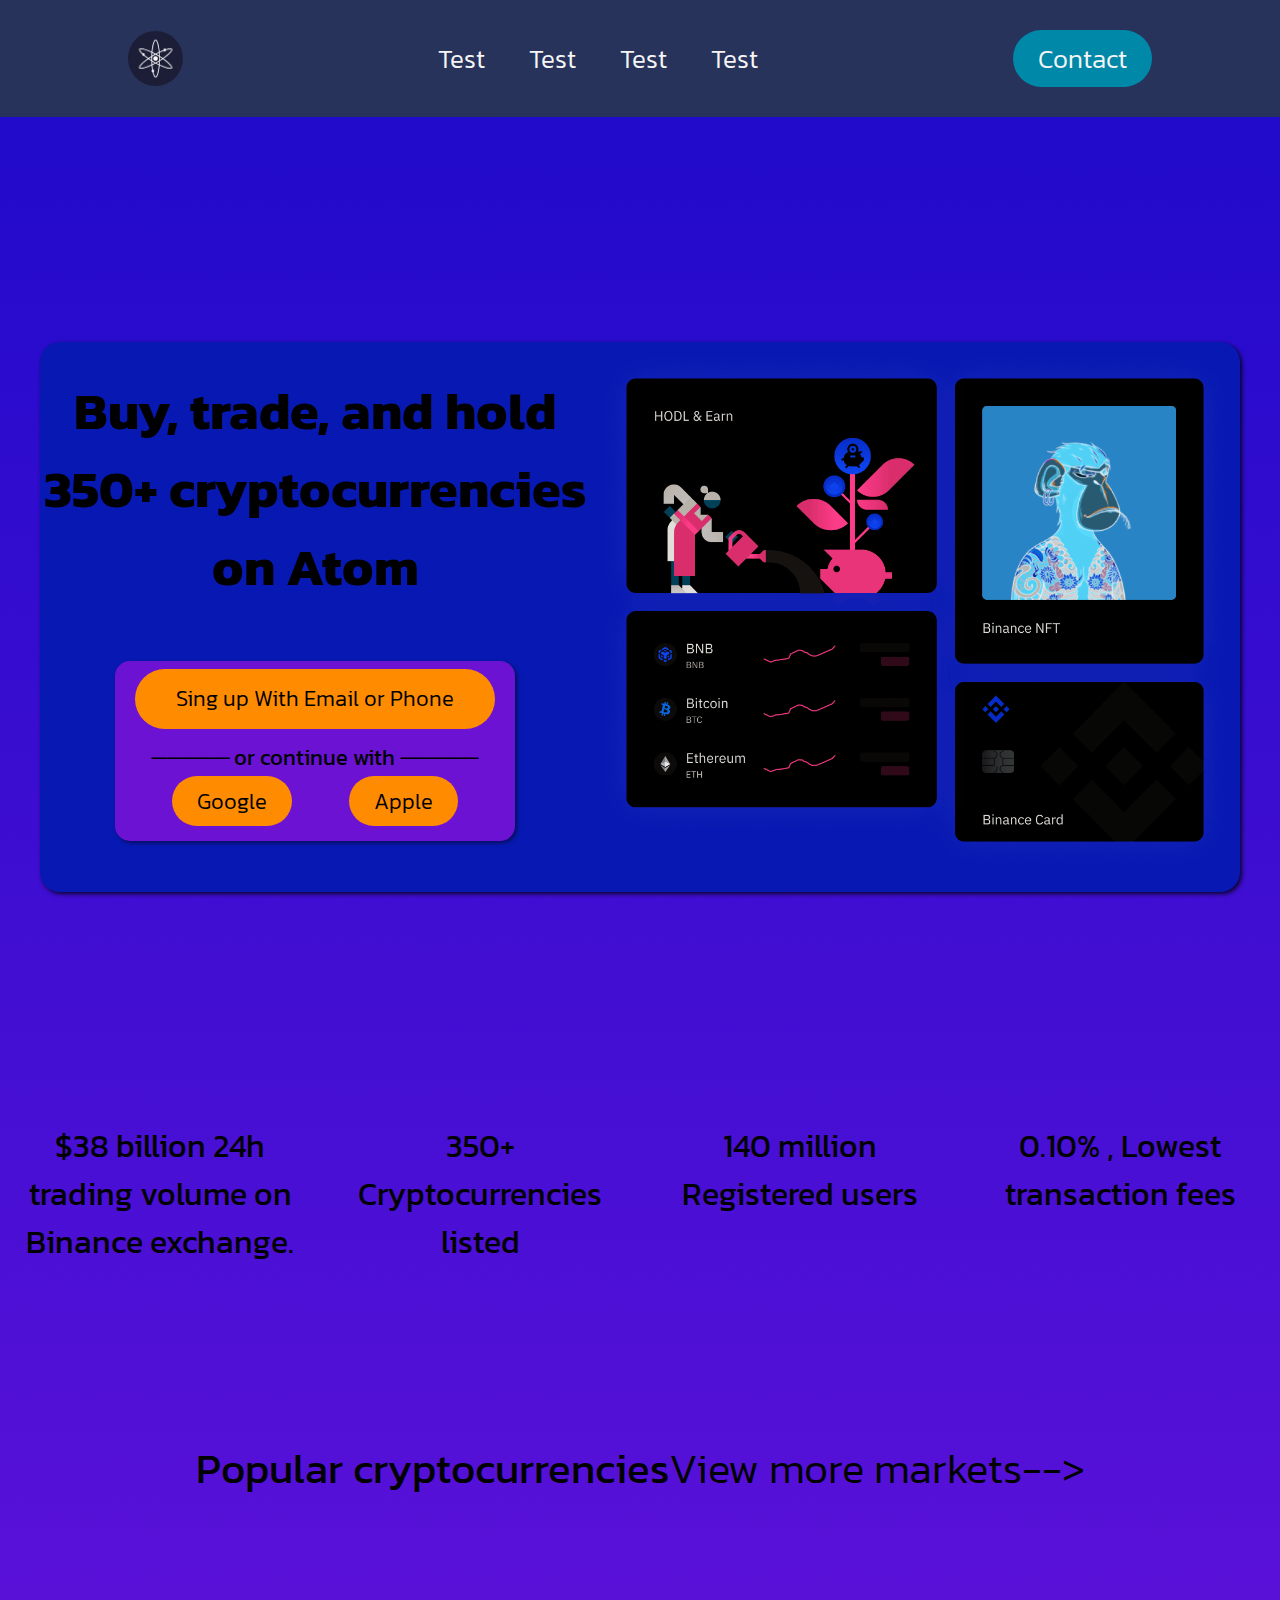
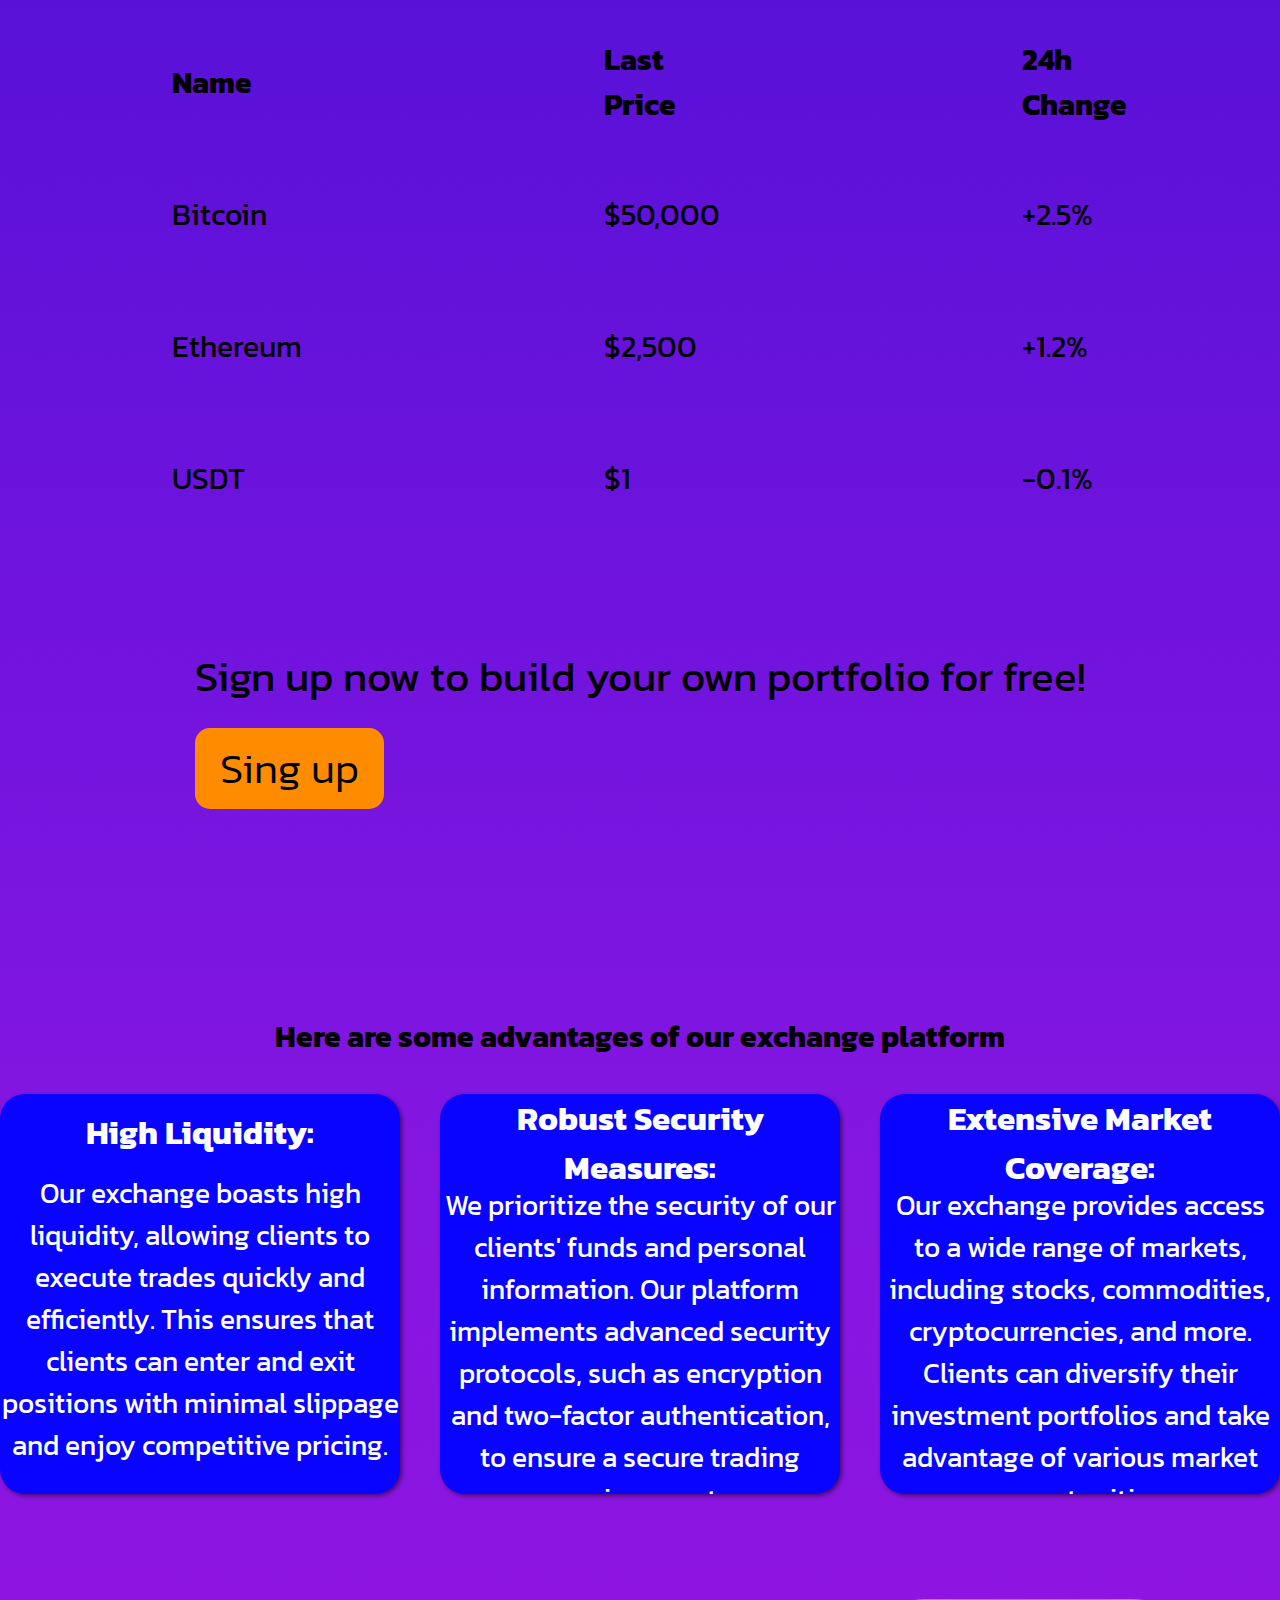
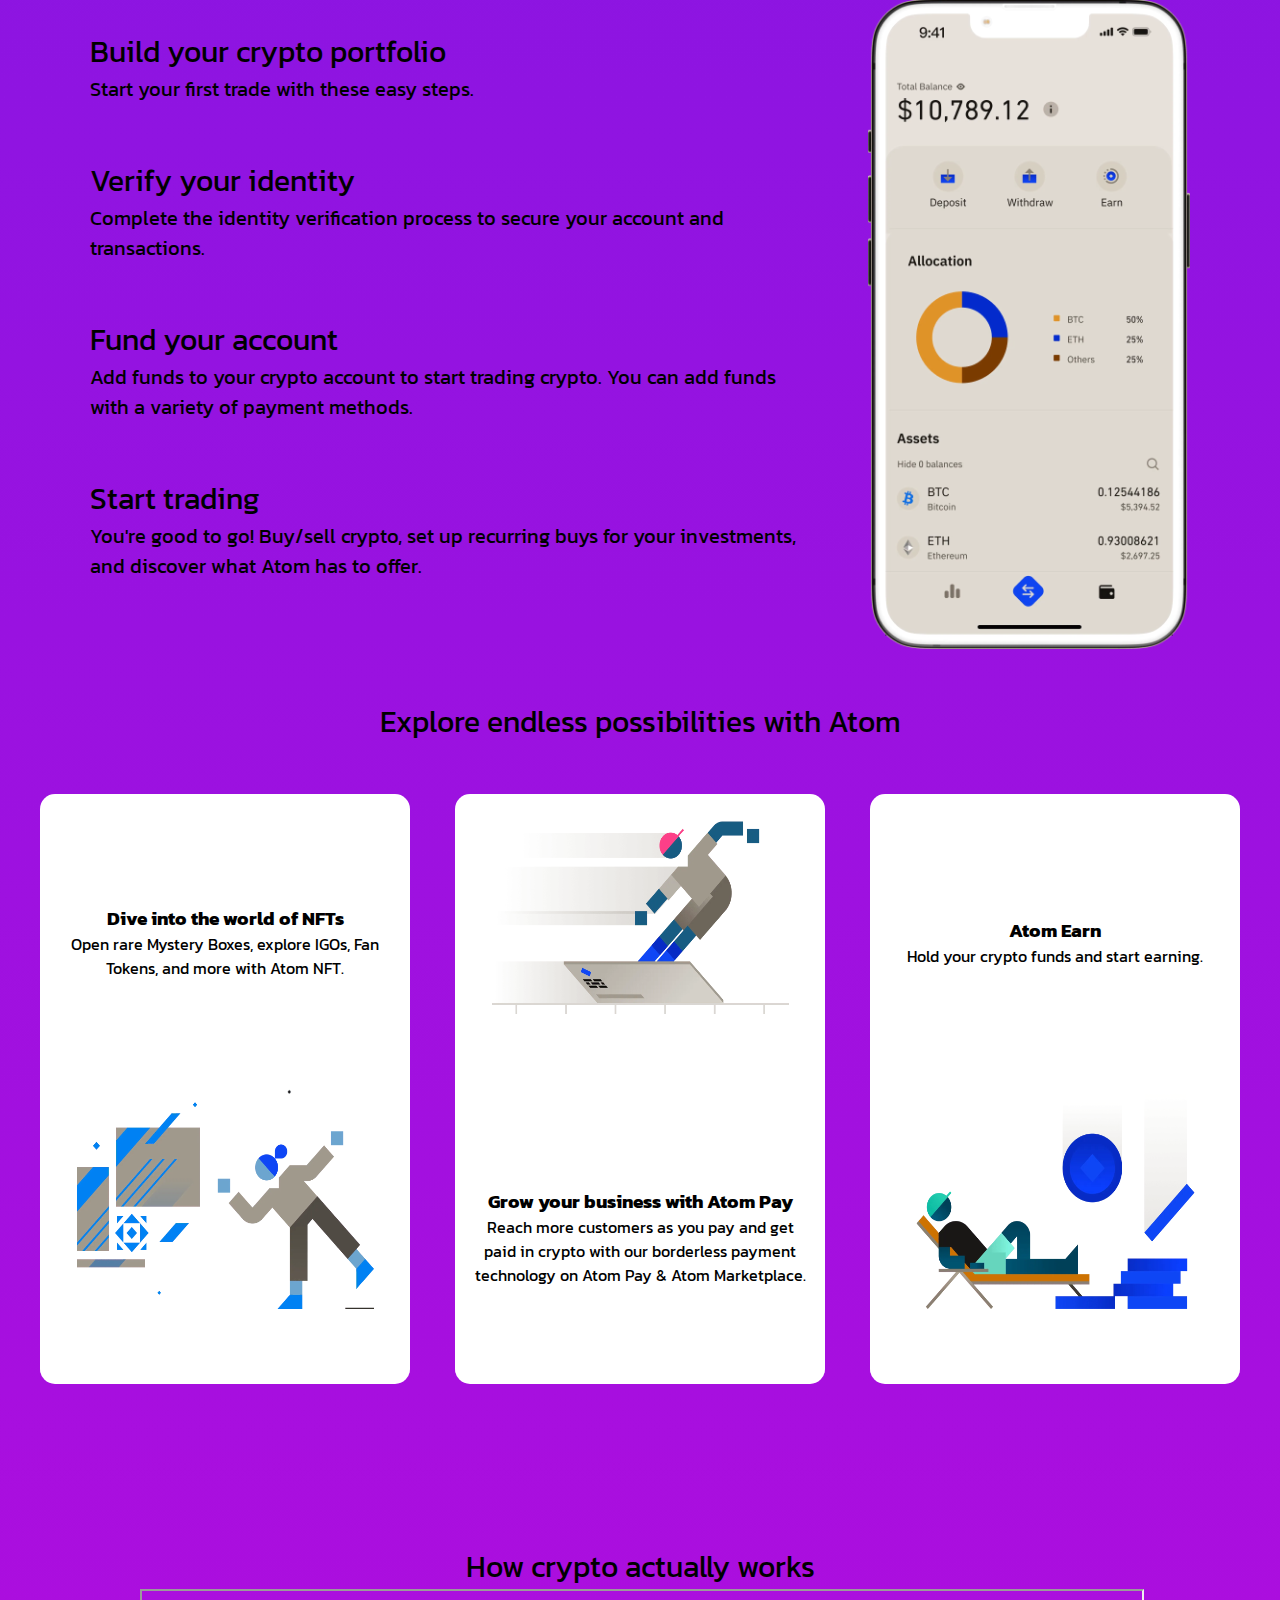
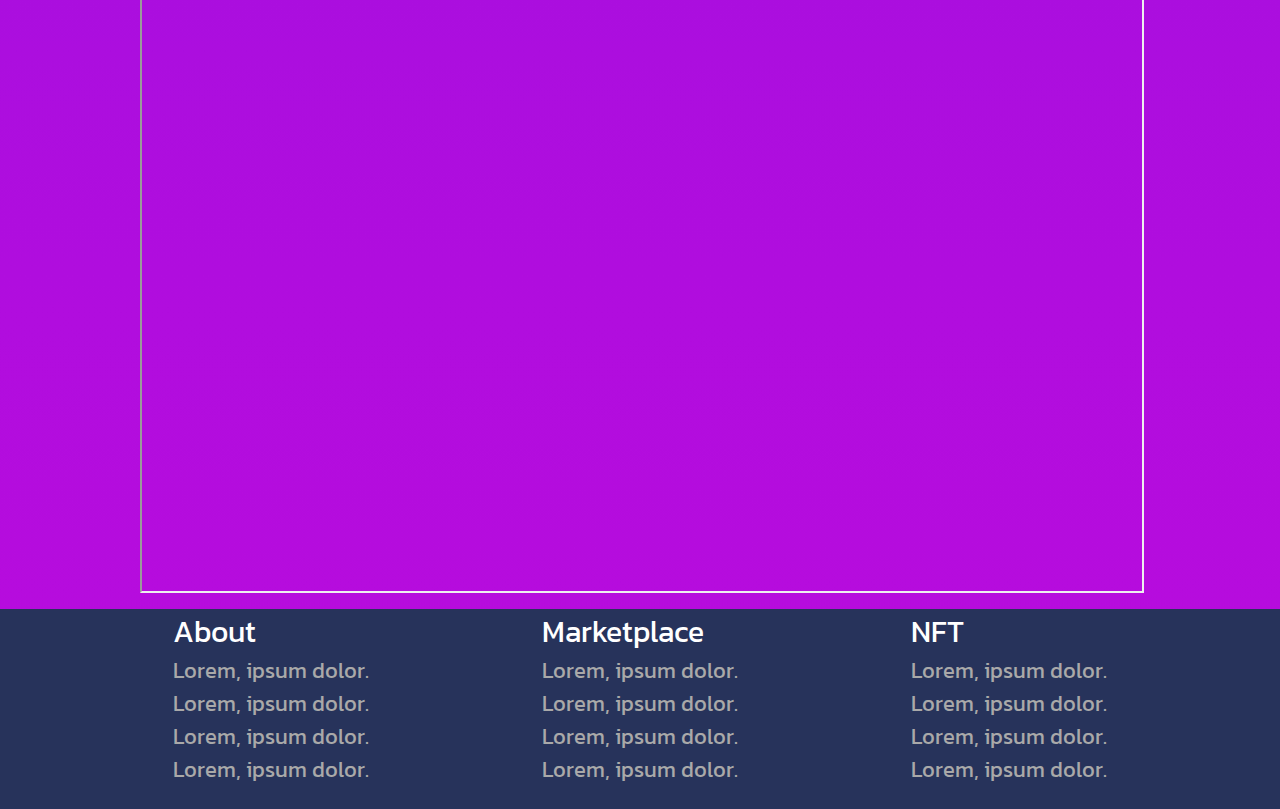
<file: index.html>
<!DOCTYPE html>
<html lang="ru">
<head>
	<meta charset="UTF-8">
	<meta name="viewport" content="width=device-width, initial-scale=1.0">
	<title>Crypto-Space</title>
  <link rel="stylesheet" href="style.css">
  <script>
    function redirectToPage() {
      window.location.href = "/register.html";
    }
  </script>


<body class="body1">

 <header>
  <img src="/завантаження.png" alt="" class="logo">
  <nav>
    <ul class="nav__links">
      <li><a href="">Test</a></li>
      <li><a href="">Test</a></li>
      <li><a href="">Test</a></li>
      <li><a href="">Test</a></li>

    </ul>
  </nav>
  <a href="" class="cta"><button>Contact</button></a>
 </header>
 


<div class="bg-first">
<div class="main-cont">
  <div class="bg-section1">
<div class="first-section">
  <div class="greet">
    <h1 class="text-greet">Buy, trade, and hold 350+ cryptocurrencies on Atom</h1>
    <div class="button-r-cont">
      <button onclick="redirectToPage()" class="knopka"><p class="knopka-text">Sing up With Email or Phone</p></button>
      <p class="item">───── or continue with ─────</p>
      <div class="knopka1-cont">
      <button class="knopka1"><p class="knopka-text"> Google</p></button>
      <button class="knopka1"><p class="knopka-text"> Apple</p></button>
    </div>
    </div>

  </div>

  <div>

    <img class="image1" src="/foreground-image-light.png" alt="" srcset="">

  </div>
</div>








</div>
</div>
</div>
<div class="cont-info">
  <div class="item-info"><p class="item-info-text">$38 billion 24h trading volume on Binance exchange.</p></div>
  <div class="item-info"><p class="item-info-text">350+ Cryptocurrencies listed</p></div>
  <div class="item-info"><p class="item-info-text">140 million Registered users</p></div>
  <div class="item-info"><p class="item-info-text">0.10% , Lowest transaction fees</p></div>
  
 


  
</div>

<div class="popular">
  <p class="popular-text">Popular cryptocurrencies</p>
  <p class="popular-text1"><a class="popular-text1" href="#"> View more markets--></a></p>              
</div>
<div class="cont-table">
<table>
  <thead>
    <tr>
      <th>Name</th>
      <th>Last Price</th>
      <th>24h Change</th>
      <th>Market Cap</th>
    </tr>
  </thead>
  <tbody>
    <tr>
      <td>Bitcoin </td>
      <td>$50,000</td>
      <td>+2.5%</td>
      <td>$1 trillion</td>
    </tr>
    <tr>
      <td>Ethereum</td>
      <td>$2,500</td>
      <td>+1.2%</td>
      <td>$300 billion</td>
    </tr>
    <tr>
      <td>USDT</td>
      <td>$1</td>
      <td>-0.1%</td>
      <td>$200 billion</td>
    </tr>
  </tbody>
</table>
</div>

<div class="singup">
  <div class="sing-cont">
  <p class="popular-text">Sign up now to build your own portfolio for free!
  </p>
  <button class="b-singup"><p class="popular-text">Sing up</p></button>
</div>
</div>

<div class="choose">
  <h2>Here are some advantages of our exchange platform </h2>
</div>

<div class="adv-cont">

  <div class="product-cont">
    <div class="text-adv"><h3 >High Liquidity: </h3> </div>
    <p> Our exchange boasts high liquidity, allowing clients to execute trades quickly and efficiently. This ensures that clients can enter and exit positions with minimal slippage and enjoy competitive pricing.</p>
  </div>


  <div class="product-cont">
    <div class="text-adv"><h3 >Robust Security Measures: </h3> </div>
    <p> We prioritize the security of our clients' funds and personal information. Our platform implements advanced security protocols, such as encryption and two-factor authentication, to ensure a secure trading environment.</p>
  </div>

  <div class="product-cont"> 
    <div class="text-adv"><h3 > Extensive Market Coverage:</h3> </div>
    <p>Our exchange provides access to a wide range of markets, including stocks, commodities, cryptocurrencies, and more. Clients can diversify their investment portfolios and take advantage of various market opportunities.</p>
  </div>

</div>

<div class="buuild">
  <div class="buiuld-cont">
    <div class="cont">
    <p class="build-text">Build your crypto portfolio</p>
    <p class="build-text2">Start your first trade with these easy steps.</p>
    <br>
    <p class="build-text">Verify your identity</p>
    <p class="build-text2">Complete the identity verification process to secure your account and transactions.</p>
    <br>
    <p class="build-text">Fund your account</p>
    <p class="build-text2">Add funds to your crypto account to start trading crypto. You can add funds with a variety of payment methods.</p>
    <br>
    <p class="build-text">Start trading</p>
    <p class="build-text2">You're good to go! Buy/sell crypto, set up recurring buys for your investments, and discover what Atom has to offer.</p>
  </div>
  </div>
  <div class="buiuld-cont"><img class="build-img" src="/portfolio-section.webp" alt="" srcset=""></div>

</div>
<div class="exp-text">Explore endless possibilities with Atom</div>
<div class="explore">
  <div class="nfts-cont">
    <div class="nfts-small"><h3>Dive into the world of NFTs</h3><p>Open rare Mystery Boxes, explore IGOs, Fan Tokens, and more with Atom NFT.</p></div>
    <img class="nft-img"  src="/nft.webp" alt="" srcset="">
  </div>
  <div class="nfts-cont">
    <img class="nft-img"  src="/binance-pay.webp" alt="" srcset="">
    <div class="nfts-small"><h3>Grow your business with Atom Pay</h3><p>Reach more customers as you pay and get paid in crypto with our borderless payment technology on Atom Pay & Atom Marketplace.</p></div>
  </div>
  <div class="nfts-cont">
    <div class="nfts-small"><h3>Atom Earn</h3><p>Hold your crypto funds and start earning.</p></div>
    <img class="nft-img"  src="/binance-earn.webp" alt="" srcset="">
  </div>
</div>
<div class="news">How crypto actually works</div>
<div class="frame-cont">
<iframe src="https://www.youtube.com/watch?v=rYQgy8QDEBI&pp=ygUOY3J5cHRvY3VycmVuY3k%3D" frameborder="1" allowfullscreen></iframe>
</div>
<footer>
 <div class="footer-text">
<div>
  <p>About</p>
  <div class="footer-text2">
  <p>Lorem, ipsum dolor.</p>
  <p>Lorem, ipsum dolor.</p>
  <p>Lorem, ipsum dolor.</p>
  <p>Lorem, ipsum dolor.</p>
</div>
</div>
<div>
  <p>Marketplace</p>
  <div class="footer-text2">
  <p>Lorem, ipsum dolor.</p>
  <p>Lorem, ipsum dolor.</p>
  <p>Lorem, ipsum dolor.</p>
  <p>Lorem, ipsum dolor.</p>
</div>

</div>
<div>
  <p>NFT</p>
  <div class="footer-text2">
  <p>Lorem, ipsum dolor.</p>
  <p>Lorem, ipsum dolor.</p>
  <p>Lorem, ipsum dolor.</p>
  <p>Lorem, ipsum dolor.</p>
</div>
</div>


 </div>
</footer>

</body>
</html>
</file>
<file: style.css>
@import url('https://fonts.googleapis.com/css2?family=Kanit:wght@300&family=Roboto:wght@100&display=swap');

*{
  
  margin: 0;
  padding: 0;
  font-family: 'Kanit', sans-serif;
  


}

h1{
  color: rgb(0, 0, 0);
  font-weight: 700;
  font-size:52px;
  

}
li,a,button{
  font-family: 'Kanit', sans-serif;
  font-weight: 300;
  font-size: 26px;
  color:whitesmoke;
  text-decoration: none;
}
header{
  display: flex;
  justify-content: space-between;
  align-items: center;
  padding: 30px 10%;
  background-color: #27335b;
  
}
.logo{
  cursor: pointer;
border-radius: 50px;
max-width: 55px;
max-height: 55px;
}
  
.nav__links{
  list-style: none;
}

.nav__links li {
  display: inline-block;
  padding: 0px 20px ;

}

.nav__links li a{
  transition:  all 0.3s ease 0s;
}

.nav__links li a:hover{
 
  color:#0088a9
}
button{
  padding: 9px 25px;
  background-color: rgba(0,136,169,1);
  border: none;
  border-radius: 50px;
  cursor: pointer;
  transition:  all 0.3s ease 0s;
}
button:hover{
  background-color: rgba(0,136,169,0.8);
}

.body1{
  background-image: linear-gradient(rgb(29, 10, 202), rgb(134, 22, 226),rgb(186, 11, 221));
}
 
  
.body2{
  background-color: rgb(26, 26, 211);
}
 
 


.main-cont{
  
 
  display: flex;
  justify-content: center;
  align-items: center;
 
  height: 1000px;
  width: 1200px;
  margin: auto;
  text-align: center;
}


.first-section{
  display: flex;
  justify-content: space-evenly;
  

}


.image1{
  max-width: 650px;
  max-width: 650px;
  filter:invert() ;
}

.greet{
  max-width: 650px;
  max-width: 650px;
  border-radius: 15px;
  
}

.text-greet{
  margin-top: 30px;
}


.bg-section1{
  background-color: rgb(8, 25, 179);
  border-radius: 20px;
  width: 1200px;
  height: 550px;
  box-shadow: 2px 2px 4px rgba(0, 0, 0, 0.8); 
}


.button-r-cont{
 width: 400px;
 height: 180px;
 background-color:#6c13d3;
 display: grid;
 grid-template-columns: 55px,55px;
 margin: auto;
 margin-top: 55px;
 border-radius: 15px;
 box-shadow: 2px 2px 4px rgba(0, 0, 0, 0.5); 
 
}




.item{
  
  height: 20px;
  display: flex;
  justify-content: center;
  text-align: center;
  font-size: 22px;
  margin-top: 5px;
 
}

.knopka{
  height: 60px;
  width: 360px;
  background-color: darkorange;
  border:none;
  
  
  margin: auto;
  text-align: center;
  display: flex;
  align-items: center;
  
}

.knopka-text{
  color: black;
  font-size: 22px;
  margin: auto;
 
  
}


.cont-info{
  max-width: 1400px;
  max-height: 200px;
  display: flex;
  justify-content:center;
  align-items: center;
 
 
  margin: auto;
  border-radius: 10px;
}

.item-info{
  width: 290px;
  height: 120px;
  text-align: center;
  justify-content: center;
  margin: auto;
}

.item-info-text{
  text-align: center;
  justify-content: center;
  margin: auto;
  margin-top: 5px;
  font-size: xx-large;
  color: #000;
}

.popular{
  display: flex;
  justify-self: center;
  justify-content: space-between;
  max-width: 1200px;
  max-height: 200px;
  
  margin: auto;
  padding-top :200px;
}

.popular-text{
  color: #000;
  font-size: 42px;
}
.popular-text1{
  color: #000;
  font-size: 42px;
}
.cont-table{
  padding-top:75px ;
}
table {
  margin: 0 auto; /* Розташування таблиці по центру */
  padding: 20px; /* Збільшення відступів */
}
th, td {
  padding-left: 150px; /* Збільшення відступів для комірок */
  padding-right: 150px;
  text-align: left; /* Вирівнювання тексту по центру */
  font-size: 30px;
  padding-top: 40px;
  
}



.singup{
  display: flex;
  justify-content: center;
  margin: auto;
  text-align: left;
  padding-top: 100px;

}

.b-singup{
  background-color: darkorange;
  border-radius: 15px;
  margin-top: 20px;
}

.sing-cont{
  display: grid;
  grid-template-columns: 1fr;
  justify-items: start;
}


.choose{
  display: flex;
  justify-content: center;
  text-align: center;
  color: #000 ;
  margin-top: 205px;
  font-size: 50px;
}


.adv-cont{
  display: flex;
  justify-content: space-between;
  max-width: 1400px;
  max-height: 800px;
  margin: auto;
  margin-top: 20px;
}

.product-cont{
  max-width: 400px;
  margin-top: 15px;
  max-height: 400px;
  display: grid;
  text-align: center;
  grid-template-rows: auto auto;
  font-size: 28px;
  color: #15141B;
  
  border-radius: 25px;
  overflow: hidden;
  cursor: pointer;
  transition:  all 0.3s ease 0s;
  box-shadow: 2px 2px 4px rgba(0, 0, 0, 0.5); 
  background-color: #0804ff;
  color: #fff;
}



.text-adv{
  display: flex;
  text-align: center;
  margin: auto;
  max-width: 400px;
  max-height: 90px;
  color: #fff;
  
}

h2{
  font-size: 30px;
}

.product-cont:hover{
  background-color: rgb(236, 158, 14);
  transform: scale(1.05);
  
}
.knopka1{
  max-width: 150px; 
  background-color: darkorange;
  
}

.knopka1-cont{
  max-width: 500px;
  max-height: 50px;
  justify-content: space-evenly;
  display: flex;
}

.popular-text1:hover{
  color: rgb(255, 255, 255);
}

.buuild{
  width: 1100px;
  height: 700px;
  display: flex;
  justify-content: space-evenly;
  margin: auto;
  margin-top: 105px;
}

.build-cont{
  width: 550px;
  height: 700px;
  display: flex;
  justify-content: center;
  
}

.build-img{
  max-height: 650px;
  max-width: 400px;
  filter: invert(1.6);

}

.build-text{
  font-size: 30px;
  margin-top: 30px;
  padding-right: 30px;
}

.cont{
  margin-right: 55px;
}

.build-text2{
  font-size: 20px;
}

.explore{
  width: 1200px;
  height: 800px;
  display: flex;
  justify-content: space-between;
  justify-self: center;
  margin: 0 auto;
 
}

.exp-text{
  text-align: center;
  font-size: 30px;
  margin: auto;
  justify-self: center;
}

.nfts-cont{
  margin-top: 50px;
  width: 370px;
  height: 590px;
  display: grid;
  grid-template-rows: 1fr 1fr;
  background-color: #fff;
  border-radius: 15px;

}

.nfts-small{
width: 340px;
text-align: center;
margin-top: 20px;
margin: auto;

}

.nft-img{
  width: 297px;
  height: 220px;
  justify-self: center;
  filter: invert(1);
}


.nfts-cont:hover{
  box-shadow: 2px 2px 4px rgba(0, 0, 0, 0.6); 
  transition:  all 0.3s ease 0s;
  background-color: #c5c5c5;
  transform: scale(1.01);
  image-rendering:auto;
}


.frame-cont{
  height: 600px;
  width: 1000px;
  justify-content: center;
  margin: auto;
}
iframe{
  justify-self: center;
  height: 600px;
  width: 1000px;
  margin: auto;
}

.news{
  text-align: center;
  font-size: 30px;
}
footer{
  width: 100%;
  height: 200px;
  background-color:  #27335b;
  margin-top: 20px;
}

.footer-text{
  display: flex;
  justify-content: space-evenly;
  font-size: 30px;
  color: #fff;
}

.footer-text2{
  font-size: 22px;
  color: darkgrey;
}


.register{
  width: 800px;
  height: 600px;
  justify-self: center;
  justify-content: center;
  background-color: #fff;
  border-radius: 15px;
  margin: auto;
  margin-top: 350px;
}
</file>
